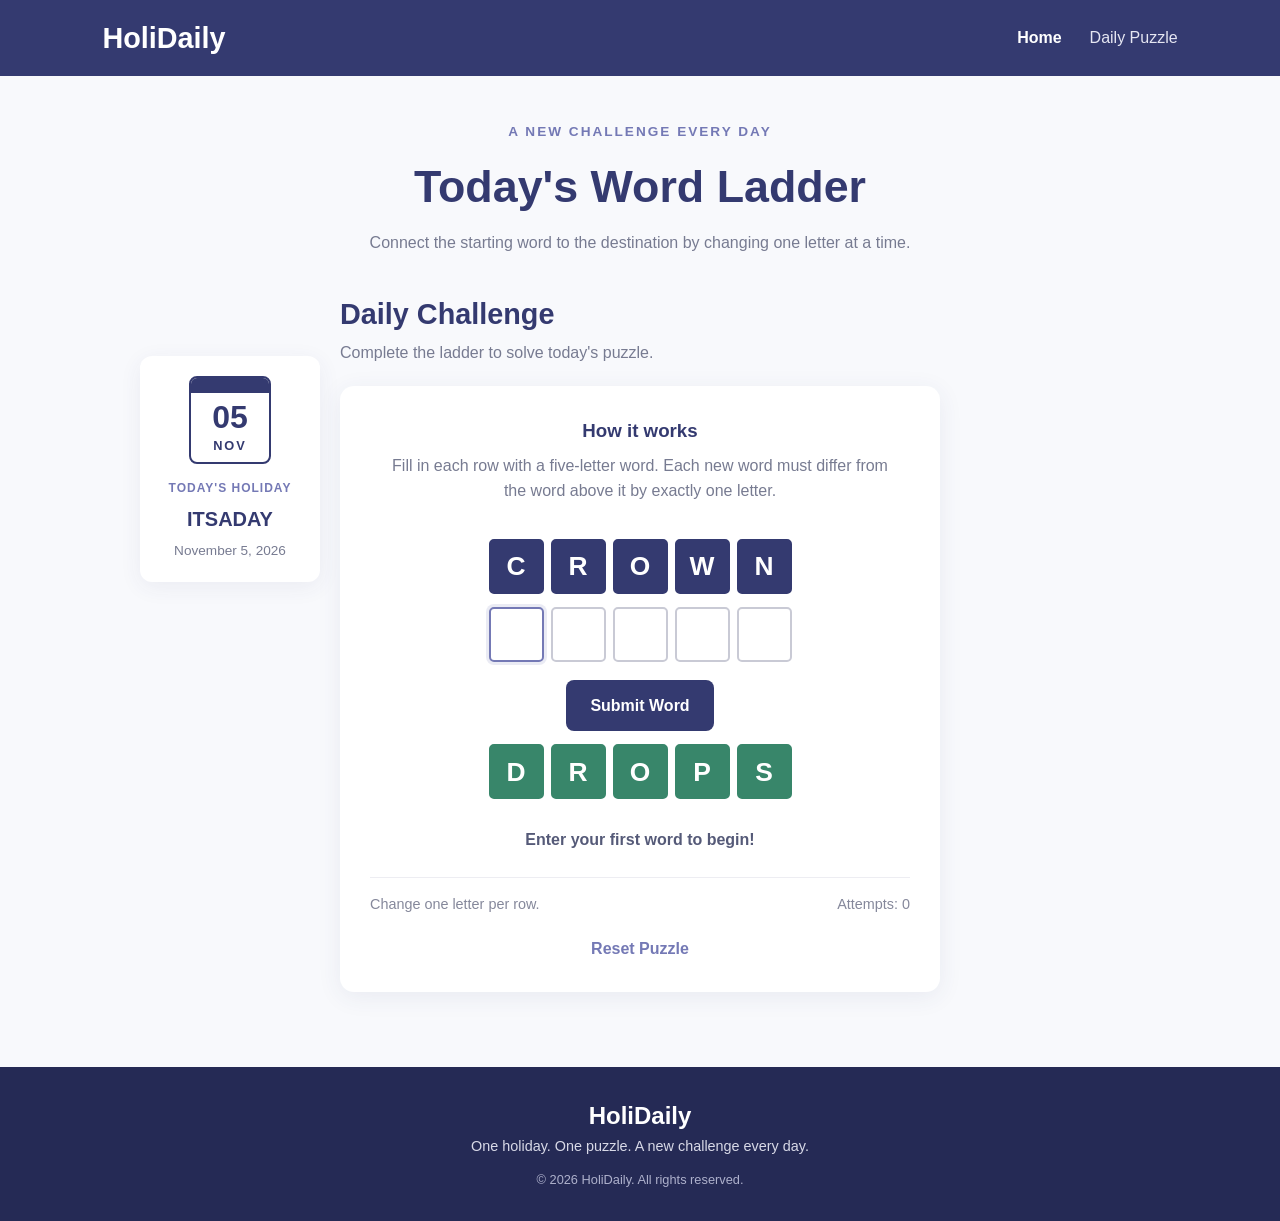
<file: holidaily/target/holidaily-1.0-SNAPSHOT/index.html>
<!DOCTYPE html>
<html lang="en">
<head>
    <meta charset="UTF-8">
    <meta name="viewport" content="width=device-width, initial-scale=1.0">
    <title>HoliDaily | Daily Word Puzzle</title>
    <link rel="stylesheet" href="style.css">
    <script src="puzzle.js" defer></script>
</head>
<body>

    <header class="navbar">
        <a href="index.html" class="logo">HoliDaily</a>

        <nav>
            <a href="index.html" class="active">Home</a>
            <a href="#puzzle">Daily Puzzle</a>
        </nav>
    </header>

    <main class="puzzle-page">
        <section class="puzzle-intro">
            <p class="eyebrow">A new challenge every day</p>
            <h1>Today's Word Ladder</h1>
            <p>Connect the starting word to the destination by changing one letter at a time.</p>
        </section>

        <section class="puzzle-layout" id="puzzle">

            <aside class="holiday-card">
                <div class="calendar-icon">
                    <div class="calendar-top"></div>
                    <div class="calendar-date">05</div>
                    <div class="calendar-month">NOV</div>
                </div>

                <p class="holiday-label">Today's Holiday</p>
                <h2>ITSADAY</h2>
                <p class="holiday-date">November 5, 2026</p>
            </aside>

            <section class="puzzle-section">
                <div class="section-heading">
                    <div>
                        <h2>Daily Challenge</h2>
                        <p class="section-subtitle">Complete the ladder to solve today's puzzle.</p>
                    </div>
                </div>

                <div class="puzzle-card">
                    <div class="puzzle-directions">
                        <h3>How it works</h3>
                        <p>
                            Fill in each row with a five-letter word.
                            Each new word must differ from the word above it
                            by exactly one letter.
                        </p>
                    </div>

                    <div class="word-ladder">
                        <div class="word-row fixed-row" aria-label="Starting word: CROWN">
                            <div class="letter-box start-letter">C</div>
                            <div class="letter-box start-letter">R</div>
                            <div class="letter-box start-letter">O</div>
                            <div class="letter-box start-letter">W</div>
                            <div class="letter-box start-letter">N</div>
                        </div>

                        <form id="ladder-form" autocomplete="off">
                            <div id="answer-rows"></div>

                            <button type="submit" id="submit-word" class="button primary-button">
                                Submit Word
                            </button>
                        </form>

                        <div class="word-row fixed-row" aria-label="Destination word: DROPS">
                            <div class="letter-box goal-letter">D</div>
                            <div class="letter-box goal-letter">R</div>
                            <div class="letter-box goal-letter">O</div>
                            <div class="letter-box goal-letter">P</div>
                            <div class="letter-box goal-letter">S</div>
                        </div>
                    </div>

                    <p id="game-message" class="game-message" aria-live="polite">
                        Enter your first word to begin!
                    </p>

                    <div class="puzzle-footer">
                        <span>Change one letter per row.</span>
                        <span id="attempt-counter">Attempts: 0</span>
                    </div>

                    <button type="button" id="reset-game" class="reset-button">
                        Reset Puzzle
                    </button>
                </div>
            </section>

            <!-- This empty space keeps the puzzle card centered on the page. -->
            <div class="layout-space"></div>

        </section>
    </main>

    <footer class="footer">
        <a href="index.html" class="footer-logo">HoliDaily</a>
        <p>One holiday. One puzzle. A new challenge every day.</p>
        <p class="copyright">&copy; 2026 HoliDaily. All rights reserved.</p>
    </footer>

</body>
</html>
</file>
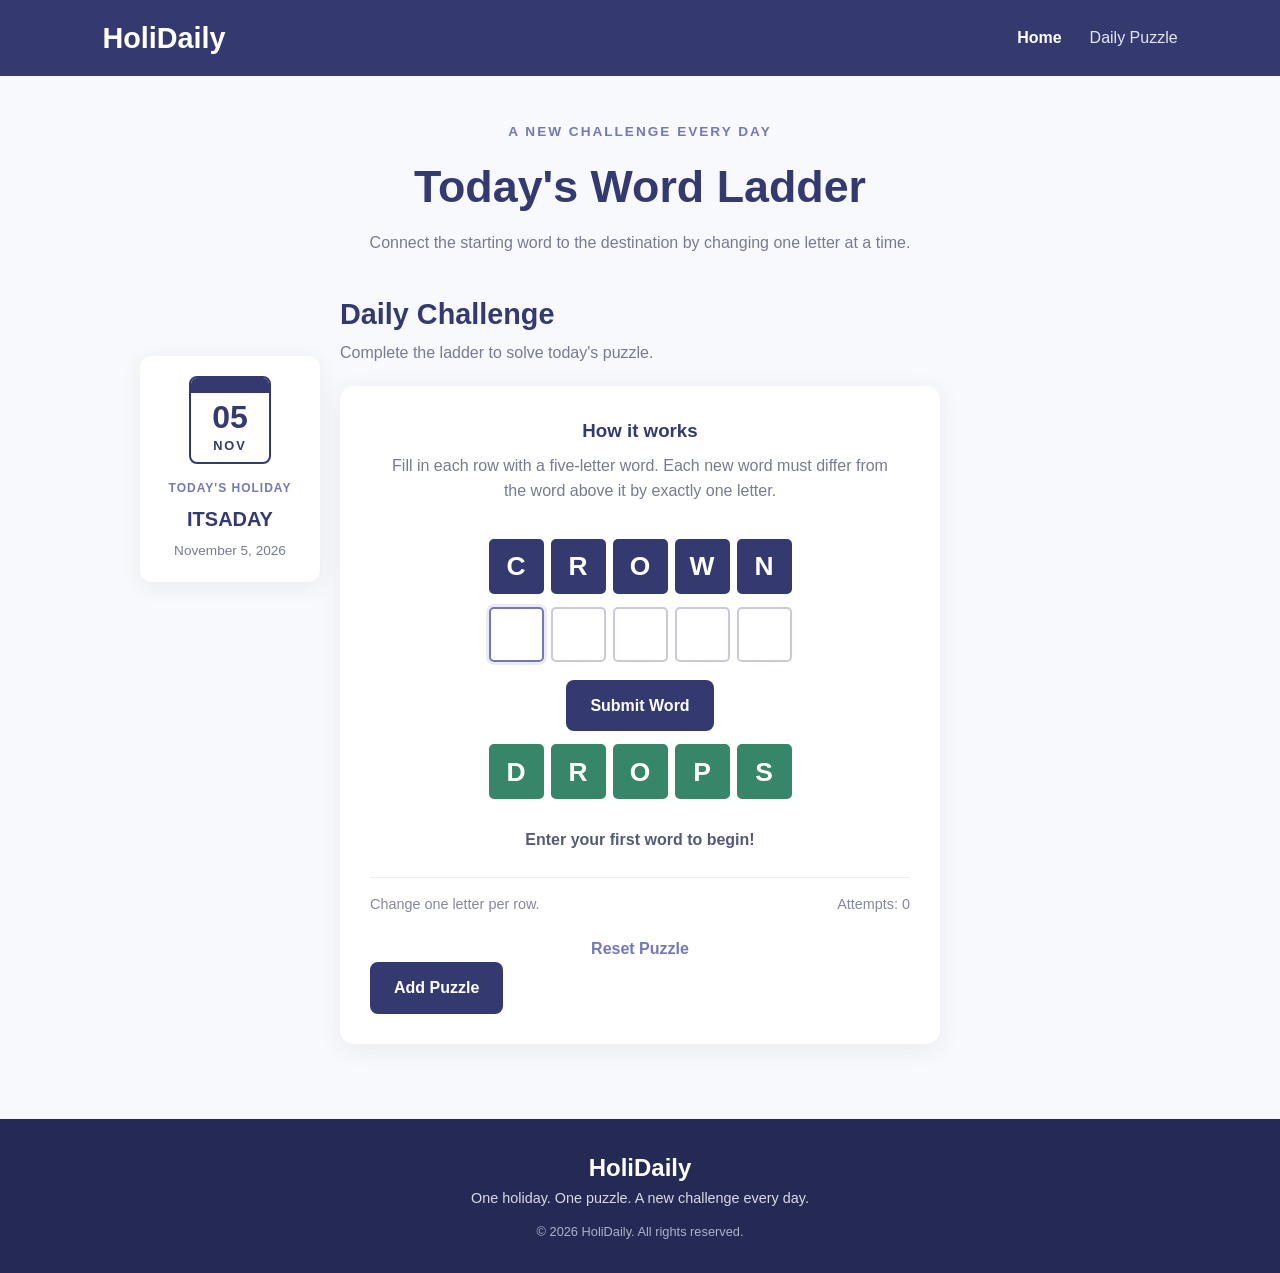
<file: holidaily/src/main/webapp/index.html>
<!DOCTYPE html>
<html lang="en">
<head>
    <meta charset="UTF-8">
    <meta name="viewport" content="width=device-width, initial-scale=1.0">
    <title>HoliDaily | Daily Word Puzzle</title>
    <link rel="stylesheet" href="style.css">
    <script src="puzzle.js" defer></script>
</head>
<body>

    <header class="navbar">
        <a href="index.html" class="logo">HoliDaily</a>

        <nav>
            <a href="index.html" class="active">Home</a>
            <a href="#puzzle">Daily Puzzle</a>
        </nav>
    </header>

    <main class="puzzle-page">
        <section class="puzzle-intro">
            <p class="eyebrow">A new challenge every day</p>
            <h1>Today's Word Ladder</h1>
            <p>Connect the starting word to the destination by changing one letter at a time.</p>
        </section>

        <section class="puzzle-layout" id="puzzle">

            <aside class="holiday-card">
                <div class="calendar-icon">
                    <div class="calendar-top"></div>
                    <div class="calendar-date">05</div>
                    <div class="calendar-month">NOV</div>
                </div>

                <p class="holiday-label">Today's Holiday</p>
                <h2>ITSADAY</h2>
                <p class="holiday-date">November 5, 2026</p>
            </aside>

            <section class="puzzle-section">
                <div class="section-heading">
                    <div>
                        <h2>Daily Challenge</h2>
                        <p class="section-subtitle">Complete the ladder to solve today's puzzle.</p>
                    </div>
                </div>

                <div class="puzzle-card">
                    <div class="puzzle-directions">
                        <h3>How it works</h3>
                        <p>
                            Fill in each row with a five-letter word.
                            Each new word must differ from the word above it
                            by exactly one letter.
                        </p>
                    </div>

                    <div class="word-ladder">
                        <div class="word-row fixed-row" aria-label="Starting word: CROWN">
                            <div class="letter-box start-letter">C</div>
                            <div class="letter-box start-letter">R</div>
                            <div class="letter-box start-letter">O</div>
                            <div class="letter-box start-letter">W</div>
                            <div class="letter-box start-letter">N</div>
                        </div>

                        <form id="ladder-form" autocomplete="off">
                            <div id="answer-rows"></div>

                            <button type="submit" id="submit-word" class="button primary-button">
                                Submit Word
                            </button>
                        </form>

                        <div class="word-row fixed-row" aria-label="Destination word: DROPS">
                            <div class="letter-box goal-letter">D</div>
                            <div class="letter-box goal-letter">R</div>
                            <div class="letter-box goal-letter">O</div>
                            <div class="letter-box goal-letter">P</div>
                            <div class="letter-box goal-letter">S</div>
                        </div>
                    </div>

                    <p id="game-message" class="game-message" aria-live="polite">
                        Enter your first word to begin!
                    </p>

                    <div class="puzzle-footer">
                        <span>Change one letter per row.</span>
                        <span id="attempt-counter">Attempts: 0</span>
                    </div>

                    <button type="button" id="reset-game" class="reset-button">
                        Reset Puzzle
                    </button>
                    <button type="button" id="add-puzzle" class="button primary-button">
                        Add Puzzle
                    </button>

                    <!-- Add Puzzle Form ** -->
                    <div id="add-puzzle-container" class="add-puzzle-container" hidden>
                        <form id="add-puzzle-form">
                            <h3>Create a New Puzzle</h3>

                            <label for="puzzle-start">Start Word</label>
                            <input type="text" id="puzzle-start" name="start"
                                   value="GHOST" maxlength="5" required>

                            <label for="puzzle-goal">Goal Word</label>
                            <input type="text" id="puzzle-goal" name="goal"
                                   value="CANDY" maxlength="5" required>

                            <label for="puzzle-theme">Theme</label>
                            <input type="text" id="puzzle-theme" name="theme"
                                   value="Halloween" required>

                            <label for="puzzle-steps">Number of Steps</label>
                            <input type="number" id="puzzle-steps" name="steps"
                                   value="5" min="1" required>

                            <button type="submit" class="button primary-button">
                                Submit Puzzle
                            </button>

                            <button type="button" id="cancel-puzzle" class="reset-button">
                                Cancel
                            </button>

                            <p id="add-puzzle-message" aria-live="polite"></p>
                        </form>
                    </div>
                </div>
            </section>

            <!-- This empty space keeps the puzzle card centered on the page. -->
            <div class="layout-space"></div>

        </section>
    </main>

    <footer class="footer">
        <a href="index.html" class="footer-logo">HoliDaily</a>
        <p>One holiday. One puzzle. A new challenge every day.</p>
        <p class="copyright">&copy; 2026 HoliDaily. All rights reserved.</p>
    </footer>

</body>
</html>
</file>
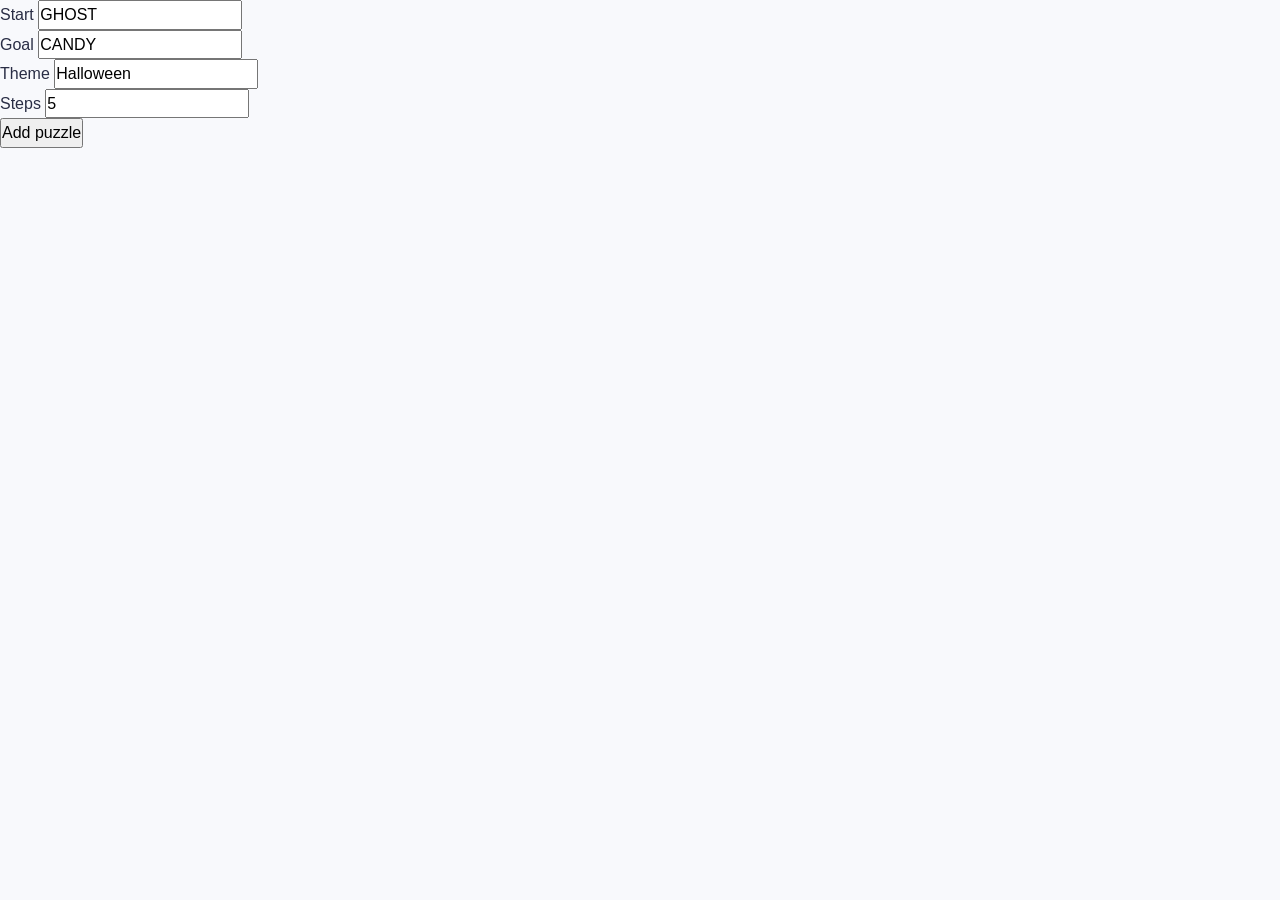
<file: holidaily/target/holidaily-1.0-SNAPSHOT/test.html>
<!DOCTYPE html>
<html>
    <head>
    <meta charset="UTF-8">
    <meta name="viewport" content="width=device-width, initial-scale=1.0">
    <title>HoliDaily | Daily Word Puzzle</title>
    <link rel="stylesheet" href="style.css">
    <script src="puzzle.js" defer></script>
</head>
    <body>
<form method="post" action="api/tools/addpuzzle">
  Start <input name="start" value="GHOST"><br>
  Goal <input name="goal" value="CANDY"><br>
  Theme <input name="theme" value="Halloween"><br>
  Steps <input name="steps" value="5"><br>
  <button type="submit">Add puzzle</button>
</form>
</body></html>
</file>
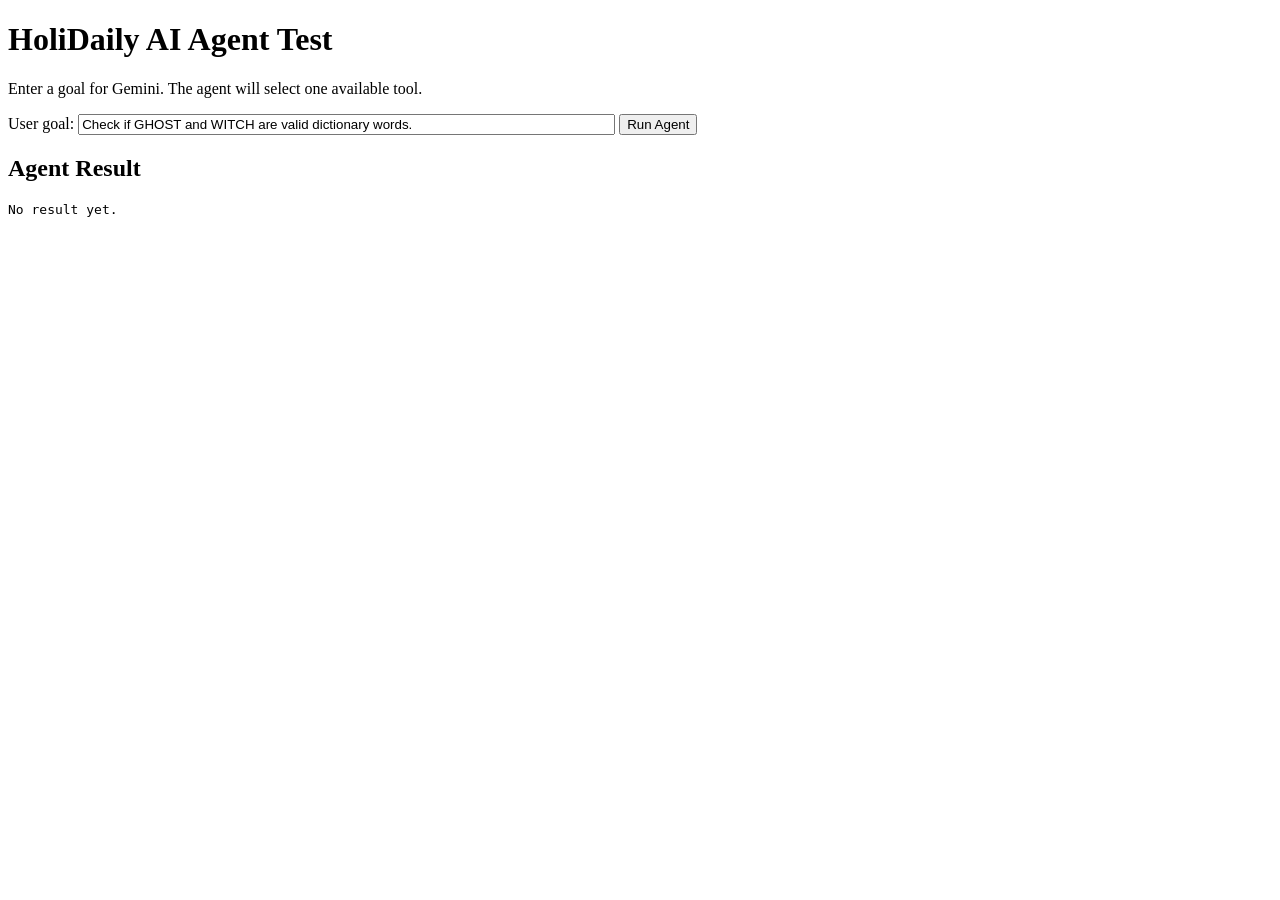
<file: holidaily/src/main/webapp/agent-test.html>
<!DOCTYPE html>
<html lang="en">
<head>
    <meta charset="UTF-8">
    <title>HoliDaily Agent Test</title>
</head>
<body>

    <h1>HoliDaily AI Agent Test</h1>

    <p>
        Enter a goal for Gemini.
        The agent will select one available tool.
    </p>

    <form id="agentForm">
        <label for="goal">User goal:</label>

        <input
            type="text"
            id="goal"
            size="65"
            value="Check if GHOST and WITCH are valid dictionary words."
            required
        >

        <button type="submit">Run Agent</button>
    </form>

    <h2>Agent Result</h2>
    <pre id="output">No result yet.</pre>

    <script>
        document.getElementById("agentForm")
            .addEventListener("submit", async function(event) {

                event.preventDefault();

                const goal =
                    document.getElementById("goal").value;

                const output =
                    document.getElementById("output");

                output.textContent = "Running agent...";

                try {
                    const response = await fetch("api/agent", {
                        method: "POST",
                        headers: {
                            "Content-Type": "application/json"
                        },
                        credentials: "same-origin",
                        body: JSON.stringify({
                            goal: goal
                        })
                    });

                    const data = await response.json();

                    output.textContent =
                        JSON.stringify(data, null, 2);

                } catch (error) {
                    output.textContent =
                        "Request failed: " + error.message;
                }
            });
    </script>

</body>
</html>
</file>
<file: holidaily/target/holidaily-1.0-SNAPSHOT/style.css>
/* General Styles */

* {
    box-sizing: border-box;
    margin: 0;
    padding: 0;
}

body {
    font-family: Arial, Helvetica, sans-serif;
    background-color: #f8f9fc;
    color: #292d45;
    line-height: 1.6;
}

button, input {
    font: inherit;
}

/* Navigation */

.navbar {
    background-color: #343a70;
    color: white;
    min-height: 76px;
    padding: 0 8%;
    display: flex;
    align-items: center;
    justify-content: space-between;
}

.logo {
    color: white;
    text-decoration: none;
    font-size: 1.8rem;
    font-weight: 800;
}

.navbar nav {
    display: flex;
    gap: 28px;
}

.navbar nav a {
    color: #e5e6f2;
    text-decoration: none;
}

.navbar nav a:hover,
.navbar nav a.active {
    color: white;
    font-weight: bold;
}

/* Page Heading */

.puzzle-page {
    padding: 45px 5% 75px;
}

.puzzle-intro {
    max-width: 750px;
    margin: 0 auto 35px;
    text-align: center;
}

.eyebrow {
    color: #7479b5;
    font-size: 0.85rem;
    font-weight: bold;
    letter-spacing: 2px;
    text-transform: uppercase;
    margin-bottom: 8px;
}

.puzzle-intro h1 {
    color: #343a70;
    font-size: 2.8rem;
    margin-bottom: 8px;
}

.puzzle-intro p:last-child {
    color: #777b91;
}

/* Holiday and Puzzle Layout */

.puzzle-layout {
    max-width: 1100px;
    margin: 0 auto;
    display: grid;
    grid-template-columns: 180px minmax(0, 600px) 180px;
    justify-content: center;
    align-items: start;
    gap: 20px;
}

.holiday-card {
    background-color: white;
    border-radius: 12px;
    padding: 20px 15px;
    text-align: center;
    box-shadow: 0 5px 22px rgba(52, 58, 112, 0.07);
    margin-top: 65px;
}

.calendar-icon {
    width: 82px;
    margin: 0 auto 15px;
    border: 2px solid #343a70;
    border-radius: 8px;
    overflow: hidden;
    color: #343a70;
}

.calendar-top {
    height: 15px;
    background-color: #343a70;
}

.calendar-date {
    font-size: 2rem;
    font-weight: bold;
    line-height: 1.2;
    margin-top: 5px;
}

.calendar-month {
    font-size: 0.8rem;
    font-weight: bold;
    letter-spacing: 2px;
    padding-bottom: 5px;
}

.holiday-label {
    color: #7479b5;
    font-size: 0.75rem;
    font-weight: bold;
    letter-spacing: 1px;
    text-transform: uppercase;
}

.holiday-card h2 {
    color: #343a70;
    font-size: 1.25rem;
    margin: 5px 0;
}

.holiday-date {
    color: #777b91;
    font-size: 0.85rem;
}

.puzzle-section {
    width: 100%;
}

.section-heading {
    display: flex;
    justify-content: space-between;
    align-items: center;
    gap: 15px;
    margin-bottom: 20px;
}

.section-heading h2 {
    color: #343a70;
    font-size: 1.8rem;
}

.section-subtitle {
    color: #777b91;
    margin-top: 3px;
}

/* Puzzle Card */

.puzzle-card {
    background-color: white;
    border-radius: 14px;
    padding: 30px;
    box-shadow: 0 5px 25px rgba(52, 58, 112, 0.08);
}

.puzzle-directions {
    text-align: center;
    max-width: 500px;
    margin: 0 auto 25px;
}

.puzzle-directions h3 {
    color: #343a70;
    margin-bottom: 7px;
}

.puzzle-directions p {
    color: #777b91;
}

/* Word Ladder */

.word-ladder {
    display: flex;
    flex-direction: column;
    align-items: center;
    gap: 13px;
    padding: 10px 0;
}

.word-row {
    display: flex;
    justify-content: center;
    gap: 7px;
    width: 100%;
}

.letter-box,
.answer-row input {
    width: 55px;
    height: 55px;
    border: 2px solid #c9cad5;
    border-radius: 5px;
    font-size: 1.65rem;
    font-weight: bold;
    text-align: center;
    text-transform: uppercase;
}

.letter-box {
    display: flex;
    align-items: center;
    justify-content: center;
    color: white;
}

.start-letter {
    background-color: #343a70;
    border-color: #343a70;
}

.goal-letter {
    background-color: #38866a;
    border-color: #38866a;
}

.answer-row input {
    background-color: white;
    color: #343a70;
    outline: none;
}

.answer-row input:focus {
    border-color: #7479b5;
    box-shadow: 0 0 0 3px rgba(116, 121, 181, 0.15);
}

.answer-row.correct input {
    background-color: #d5efdf;
    border-color: #38866a;
    color: #245e49;
}

.answer-row.incorrect input {
    background-color: #e7e7eb;
    border-color: #aaaab4;
}

#answer-rows {
    display: flex;
    flex-direction: column;
    align-items: center;
    gap: 13px;
}

#ladder-form {
    display: flex;
    flex-direction: column;
    align-items: center;
    gap: 18px;
    width: 100%;
}

.button {
    border: none;
    border-radius: 8px;
    padding: 13px 24px;
    font-weight: bold;
    cursor: pointer;
}

.primary-button {
    background-color: #343a70;
    color: white;
}

.primary-button:hover {
    background-color: #252b59;
}

.primary-button:disabled {
    background-color: #888ba7;
    cursor: not-allowed;
}

.game-message {
    min-height: 30px;
    margin-top: 18px;
    text-align: center;
    color: #555a78;
    font-weight: bold;
}

.game-message.success {
    color: #38866a;
    font-size: 1.1rem;
}

.game-message.error {
    color: #b34b4b;
}

.puzzle-footer {
    border-top: 1px solid #ededf2;
    margin-top: 20px;
    padding-top: 15px;
    display: flex;
    justify-content: space-between;
    gap: 15px;
    color: #85889b;
    font-size: 0.9rem;
}

.reset-button {
    display: block;
    margin: 20px auto 0;
    border: none;
    background: none;
    color: #7479b5;
    font-weight: bold;
    cursor: pointer;
}

.reset-button:hover {
    color: #343a70;
    text-decoration: underline;
}

/* Footer */

.footer {
    background-color: #252a55;
    color: #d8d9e7;
    text-align: center;
    padding: 30px 20px;
}

.footer-logo {
    display: inline-block;
    color: white;
    text-decoration: none;
    font-size: 1.5rem;
    font-weight: bold;
}

.footer p {
    font-size: 0.9rem;
}

.copyright {
    margin-top: 12px;
    color: #aeb1cc;
    font-size: 0.8rem !important;
}

/* Smaller Screens */

@media (max-width: 900px) {
    .puzzle-layout {
        grid-template-columns: 150px minmax(0, 600px);
    }

    .layout-space {
        display: none;
    }
}

@media (max-width: 650px) {
    .navbar {
        padding: 18px 5%;
        flex-direction: column;
        gap: 10px;
    }

    .navbar nav {
        gap: 20px;
    }

    .puzzle-page {
        padding: 35px 5% 55px;
    }

    .puzzle-intro h1 {
        font-size: 2.2rem;
    }

    .puzzle-layout {
        display: flex;
        flex-direction: column;
        align-items: center;
    }

    .holiday-card {
        width: 180px;
        margin: 0 auto 10px;
    }

    .puzzle-section {
        max-width: 600px;
    }

    .puzzle-card {
        padding: 25px 12px;
    }

    .section-heading {
        align-items: flex-start;
    }

    .letter-box,
    .answer-row input {
        width: 48px;
        height: 48px;
        font-size: 1.4rem;
    }

    .word-row {
        gap: 5px;
    }

    .puzzle-footer {
        flex-direction: column;
        text-align: center;
    }
}
</file>
<file: holidaily/src/main/webapp/style.css>
/* General Styles */

* {
    box-sizing: border-box;
    margin: 0;
    padding: 0;
}

body {
    font-family: Arial, Helvetica, sans-serif;
    background-color: #f8f9fc;
    color: #292d45;
    line-height: 1.6;
}

button, input {
    font: inherit;
}

/* Navigation */

.navbar {
    background-color: #343a70;
    color: white;
    min-height: 76px;
    padding: 0 8%;
    display: flex;
    align-items: center;
    justify-content: space-between;
}

.logo {
    color: white;
    text-decoration: none;
    font-size: 1.8rem;
    font-weight: 800;
}

.navbar nav {
    display: flex;
    gap: 28px;
}

.navbar nav a {
    color: #e5e6f2;
    text-decoration: none;
}

.navbar nav a:hover,
.navbar nav a.active {
    color: white;
    font-weight: bold;
}

/* Page Heading */

.puzzle-page {
    padding: 45px 5% 75px;
}

.puzzle-intro {
    max-width: 750px;
    margin: 0 auto 35px;
    text-align: center;
}

.eyebrow {
    color: #7479b5;
    font-size: 0.85rem;
    font-weight: bold;
    letter-spacing: 2px;
    text-transform: uppercase;
    margin-bottom: 8px;
}

.puzzle-intro h1 {
    color: #343a70;
    font-size: 2.8rem;
    margin-bottom: 8px;
}

.puzzle-intro p:last-child {
    color: #777b91;
}

/* Holiday and Puzzle Layout */

.puzzle-layout {
    max-width: 1100px;
    margin: 0 auto;
    display: grid;
    grid-template-columns: 180px minmax(0, 600px) 180px;
    justify-content: center;
    align-items: start;
    gap: 20px;
}

.holiday-card {
    background-color: white;
    border-radius: 12px;
    padding: 20px 15px;
    text-align: center;
    box-shadow: 0 5px 22px rgba(52, 58, 112, 0.07);
    margin-top: 65px;
}

.calendar-icon {
    width: 82px;
    margin: 0 auto 15px;
    border: 2px solid #343a70;
    border-radius: 8px;
    overflow: hidden;
    color: #343a70;
}

.calendar-top {
    height: 15px;
    background-color: #343a70;
}

.calendar-date {
    font-size: 2rem;
    font-weight: bold;
    line-height: 1.2;
    margin-top: 5px;
}

.calendar-month {
    font-size: 0.8rem;
    font-weight: bold;
    letter-spacing: 2px;
    padding-bottom: 5px;
}

.holiday-label {
    color: #7479b5;
    font-size: 0.75rem;
    font-weight: bold;
    letter-spacing: 1px;
    text-transform: uppercase;
}

.holiday-card h2 {
    color: #343a70;
    font-size: 1.25rem;
    margin: 5px 0;
}

.holiday-date {
    color: #777b91;
    font-size: 0.85rem;
}

.puzzle-section {
    width: 100%;
}

.section-heading {
    display: flex;
    justify-content: space-between;
    align-items: center;
    gap: 15px;
    margin-bottom: 20px;
}

.section-heading h2 {
    color: #343a70;
    font-size: 1.8rem;
}

.section-subtitle {
    color: #777b91;
    margin-top: 3px;
}

/* Puzzle Card */

.puzzle-card {
    background-color: white;
    border-radius: 14px;
    padding: 30px;
    box-shadow: 0 5px 25px rgba(52, 58, 112, 0.08);
}

.puzzle-directions {
    text-align: center;
    max-width: 500px;
    margin: 0 auto 25px;
}

.puzzle-directions h3 {
    color: #343a70;
    margin-bottom: 7px;
}

.puzzle-directions p {
    color: #777b91;
}

/* Word Ladder */

.word-ladder {
    display: flex;
    flex-direction: column;
    align-items: center;
    gap: 13px;
    padding: 10px 0;
}

.word-row {
    display: flex;
    justify-content: center;
    gap: 7px;
    width: 100%;
}

.letter-box,
.answer-row input {
    width: 55px;
    height: 55px;
    border: 2px solid #c9cad5;
    border-radius: 5px;
    font-size: 1.65rem;
    font-weight: bold;
    text-align: center;
    text-transform: uppercase;
}

.letter-box {
    display: flex;
    align-items: center;
    justify-content: center;
    color: white;
}

.start-letter {
    background-color: #343a70;
    border-color: #343a70;
}

.goal-letter {
    background-color: #38866a;
    border-color: #38866a;
}

.answer-row input {
    background-color: white;
    color: #343a70;
    outline: none;
}

.answer-row input:focus {
    border-color: #7479b5;
    box-shadow: 0 0 0 3px rgba(116, 121, 181, 0.15);
}

.answer-row.correct input {
    background-color: #d5efdf;
    border-color: #38866a;
    color: #245e49;
}

.answer-row.incorrect input {
    background-color: #e7e7eb;
    border-color: #aaaab4;
}

#answer-rows {
    display: flex;
    flex-direction: column;
    align-items: center;
    gap: 13px;
}

#ladder-form {
    display: flex;
    flex-direction: column;
    align-items: center;
    gap: 18px;
    width: 100%;
}

.button {
    border: none;
    border-radius: 8px;
    padding: 13px 24px;
    font-weight: bold;
    cursor: pointer;
}

.primary-button {
    background-color: #343a70;
    color: white;
}

.primary-button:hover {
    background-color: #252b59;
}

.primary-button:disabled {
    background-color: #888ba7;
    cursor: not-allowed;
}

.game-message {
    min-height: 30px;
    margin-top: 18px;
    text-align: center;
    color: #555a78;
    font-weight: bold;
}

.game-message.success {
    color: #38866a;
    font-size: 1.1rem;
}

.game-message.error {
    color: #b34b4b;
}

.puzzle-footer {
    border-top: 1px solid #ededf2;
    margin-top: 20px;
    padding-top: 15px;
    display: flex;
    justify-content: space-between;
    gap: 15px;
    color: #85889b;
    font-size: 0.9rem;
}

.reset-button {
    display: block;
    margin: 20px auto 0;
    border: none;
    background: none;
    color: #7479b5;
    font-weight: bold;
    cursor: pointer;
}

.reset-button:hover {
    color: #343a70;
    text-decoration: underline;
}

/* Footer */

.footer {
    background-color: #252a55;
    color: #d8d9e7;
    text-align: center;
    padding: 30px 20px;
}

.footer-logo {
    display: inline-block;
    color: white;
    text-decoration: none;
    font-size: 1.5rem;
    font-weight: bold;
}

.footer p {
    font-size: 0.9rem;
}

.copyright {
    margin-top: 12px;
    color: #aeb1cc;
    font-size: 0.8rem !important;
}

/* Smaller Screens */

@media (max-width: 900px) {
    .puzzle-layout {
        grid-template-columns: 150px minmax(0, 600px);
    }

    .layout-space {
        display: none;
    }
}

@media (max-width: 650px) {
    .navbar {
        padding: 18px 5%;
        flex-direction: column;
        gap: 10px;
    }

    .navbar nav {
        gap: 20px;
    }

    .puzzle-page {
        padding: 35px 5% 55px;
    }

    .puzzle-intro h1 {
        font-size: 2.2rem;
    }

    .puzzle-layout {
        display: flex;
        flex-direction: column;
        align-items: center;
    }

    .holiday-card {
        width: 180px;
        margin: 0 auto 10px;
    }

    .puzzle-section {
        max-width: 600px;
    }

    .puzzle-card {
        padding: 25px 12px;
    }

    .section-heading {
        align-items: flex-start;
    }

    .letter-box,
    .answer-row input {
        width: 48px;
        height: 48px;
        font-size: 1.4rem;
    }

    .word-row {
        gap: 5px;
    }

    .puzzle-footer {
        flex-direction: column;
        text-align: center;
    }
}

/* Add Puzzle Popup */

.add-puzzle-container[hidden] {
    display: none;
}

.add-puzzle-container {
    position: fixed;
    inset: 0;
    background: rgba(0, 0, 0, 0.6);
    display: flex;
    justify-content: center;
    align-items: center;
    z-index: 1000;
    padding: 20px;
}

#add-puzzle-form {
    width: 100%;
    max-width: 420px;
    padding: 30px;
    background-color: white;
    border-radius: 14px;
    box-shadow: 0 8px 25px rgba(0, 0, 0, 0.2);
    display: flex;
    flex-direction: column;
    gap: 10px;
}

#add-puzzle-form h3 {
    color: #343a70;
    margin-bottom: 10px;
    text-align: center;
}

#add-puzzle-form label {
    color: #555a78;
    font-weight: bold;
}

#add-puzzle-form input {
    width: 100%;
    padding: 10px;
    border: 1px solid #c9cad5;
    border-radius: 5px;
}

#add-puzzle-form input:focus {
    outline: none;
    border-color: #7479b5;
}

#add-puzzle-form button {
    margin-top: 8px;
}

#add-puzzle-message {
    text-align: center;
    font-weight: bold;
}
</file>
